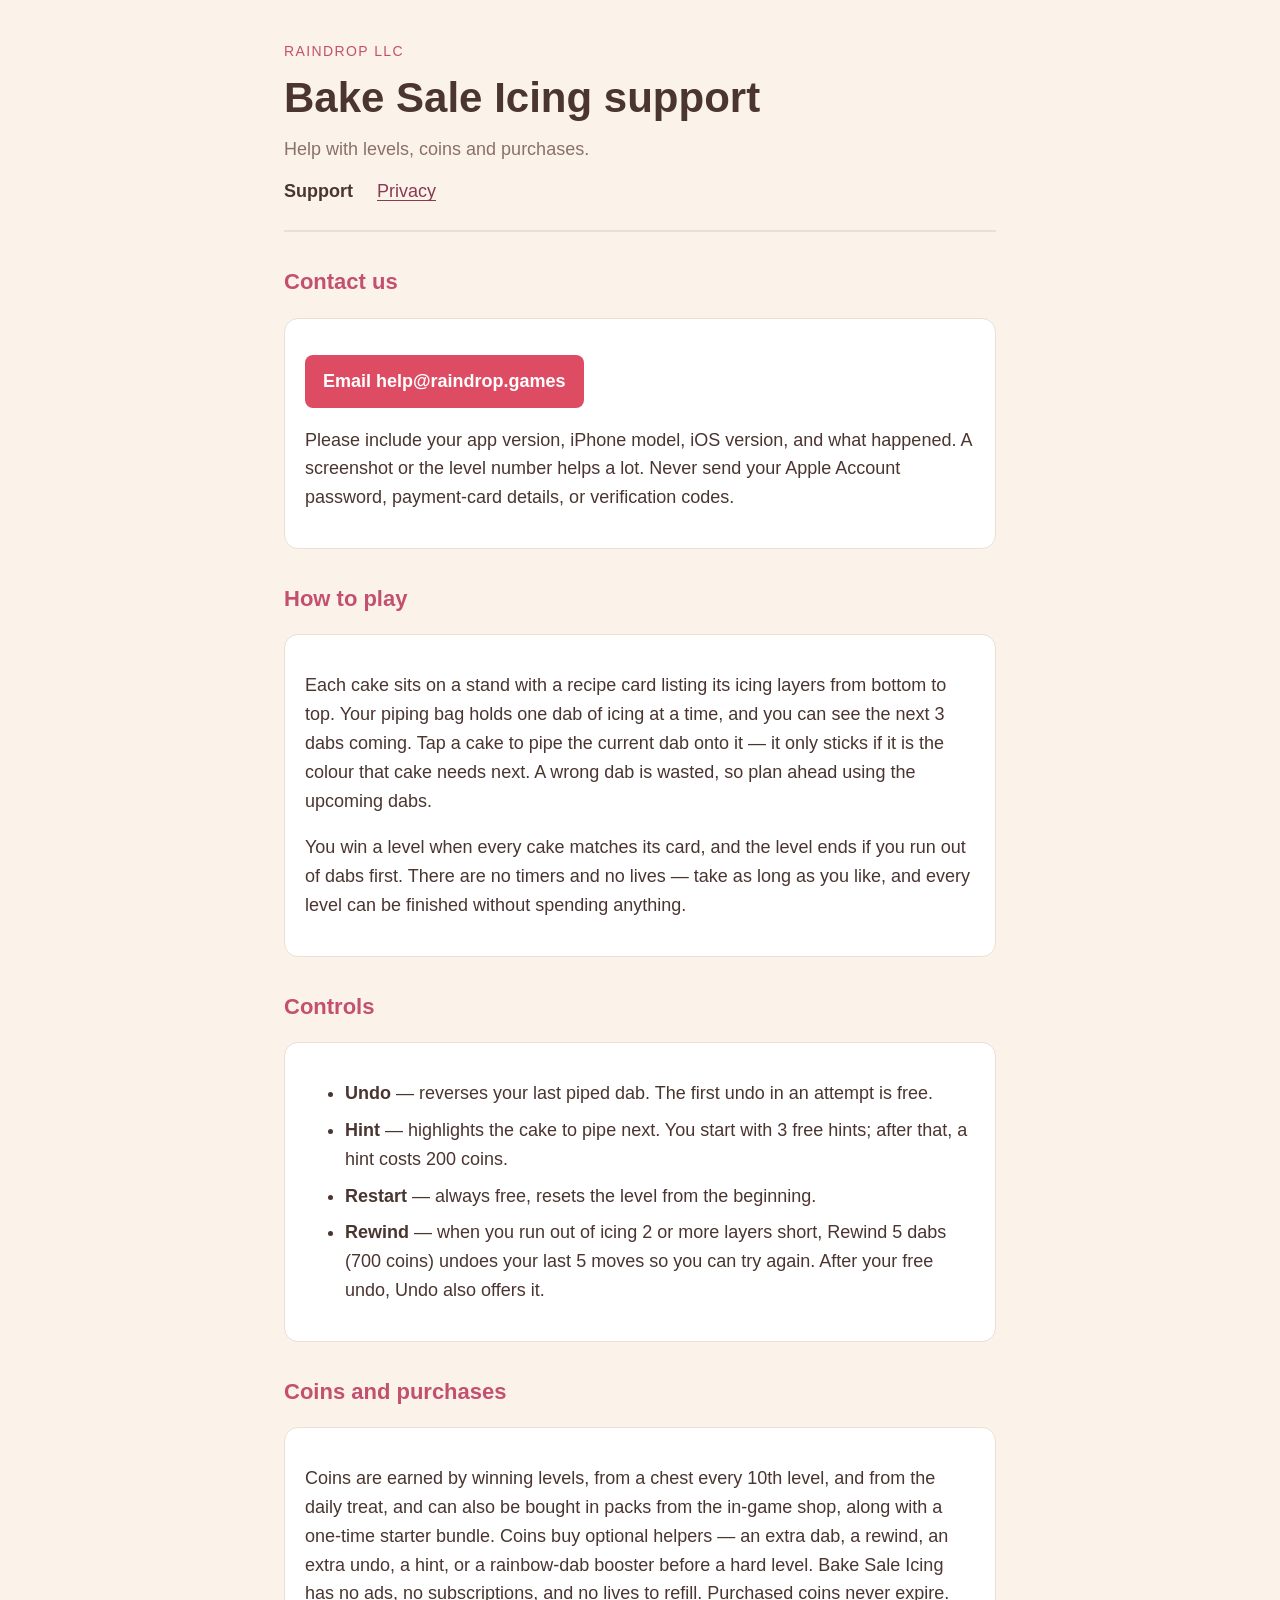
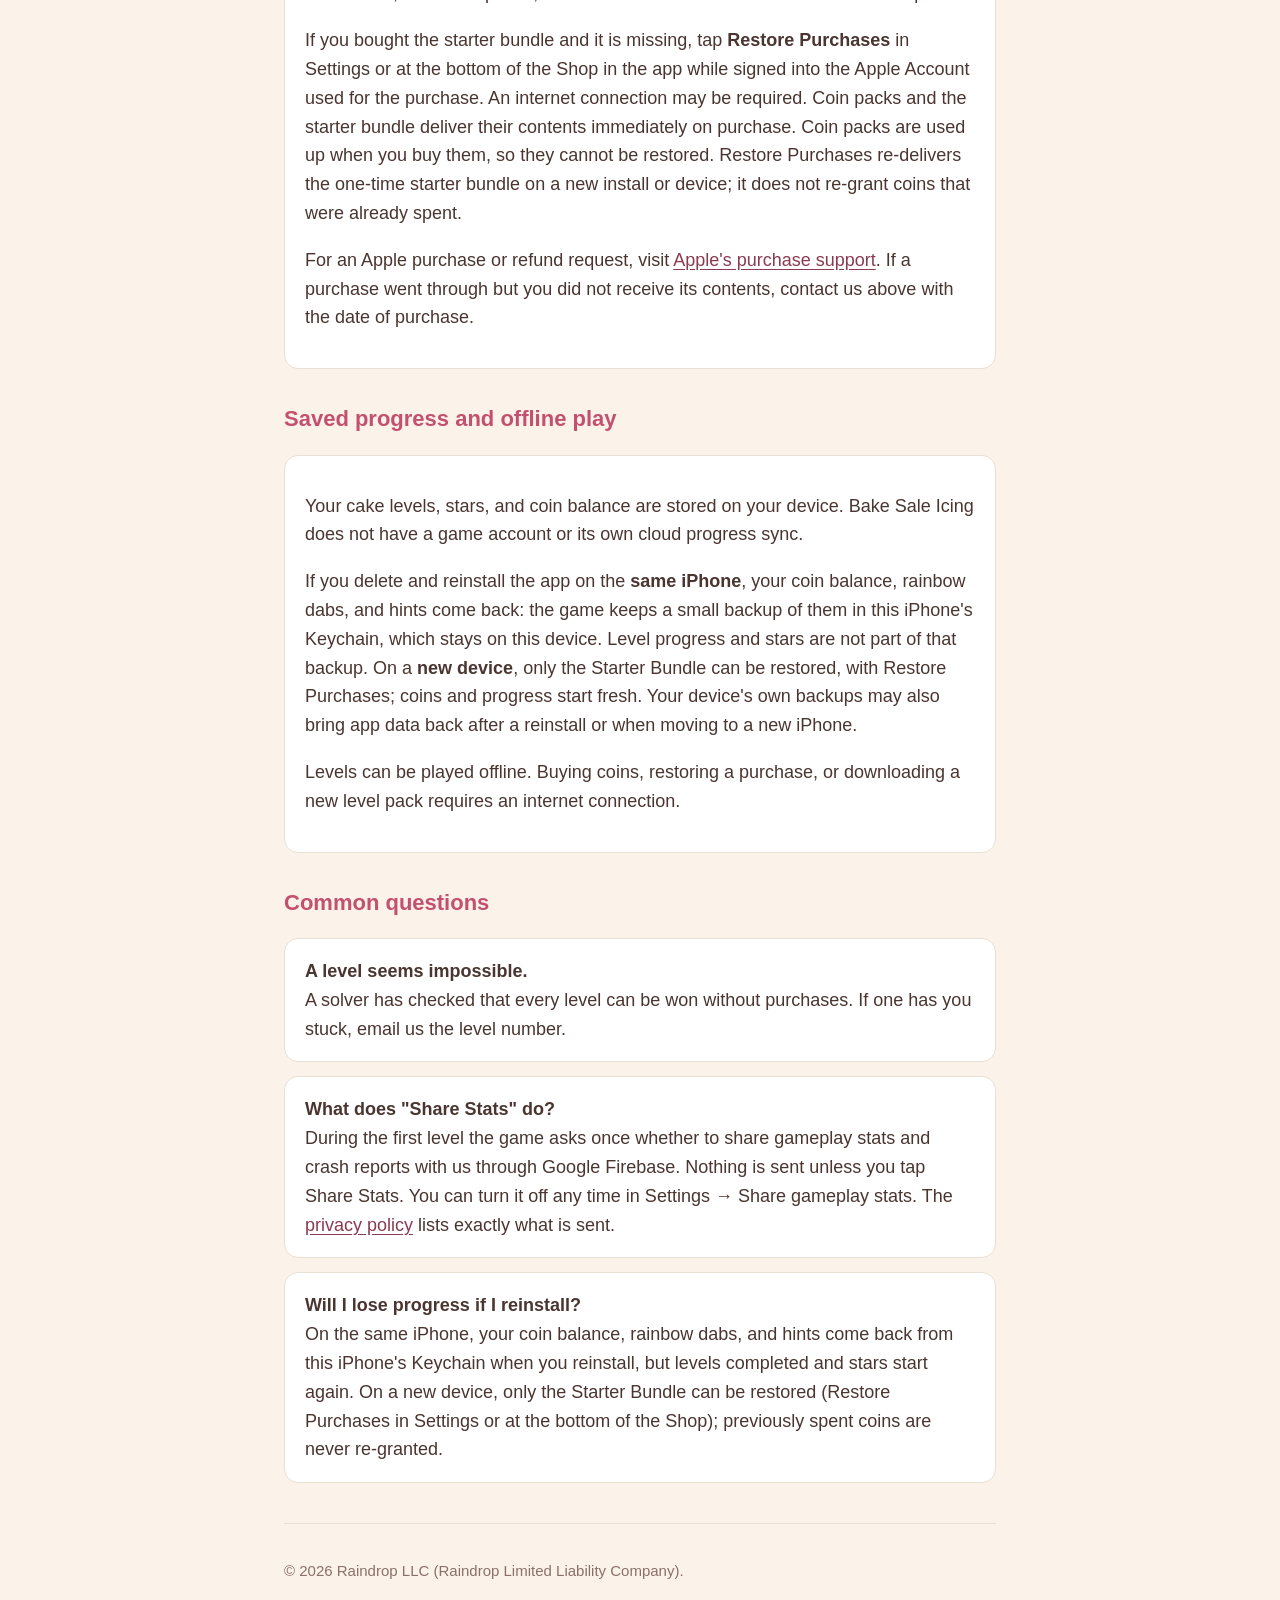
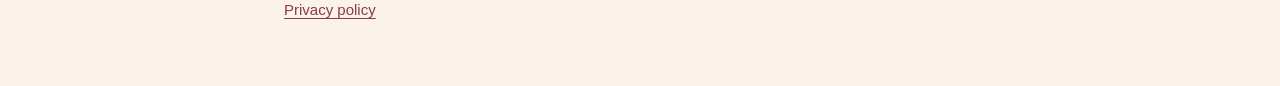
<file: index.html>
<!doctype html><html lang="en"><head><meta charset="utf-8"><meta name="viewport" content="width=device-width,initial-scale=1">
<meta name="description" content="Help and support for Bake Sale Icing by Raindrop LLC.">
<title>Bake Sale Icing — Support</title><link rel="stylesheet" href="style.css"></head><body><main>

<header>
<div class="brand">Raindrop LLC</div>
<h1>Bake Sale Icing support</h1>
<p class="sub">Help with levels, coins and purchases.</p>
<nav aria-label="Site"><a href="index.html" aria-current="page">Support</a><a href="privacy.html">Privacy</a></nav>
</header>

<h2>Contact us</h2>
<div class="card">
<p><a class="contact" href="mailto:help@raindrop.games?subject=Bake%20Sale%20Icing%20support">Email help@raindrop.games</a></p>
<p>Please include your app version, iPhone model, iOS version, and what happened. A screenshot or
the level number helps a lot. Never send your Apple Account password, payment-card details, or
verification codes.</p>
</div>

<h2>How to play</h2>
<div class="card">
<p>Each cake sits on a stand with a recipe card listing its icing layers from bottom to top. Your
piping bag holds one dab of icing at a time, and you can see the next 3 dabs coming. Tap a cake
to pipe the current dab onto it — it only sticks if it is the colour that cake needs next. A wrong
dab is wasted, so plan ahead using the upcoming dabs.</p>
<p>You win a level when every cake matches its card, and the level ends if you run out of dabs
first. There are no timers and no lives — take as long as you like, and every level can be
finished without spending anything.</p>
</div>

<h2>Controls</h2>
<div class="card">
<ul>
<li><strong>Undo</strong> — reverses your last piped dab. The first undo in an attempt is free.</li>
<li><strong>Hint</strong> — highlights the cake to pipe next. You start with 3 free hints; after that, a hint costs 200 coins.</li>
<li><strong>Restart</strong> — always free, resets the level from the beginning.</li>
<li><strong>Rewind</strong> — when you run out of icing 2 or more layers short, Rewind 5 dabs (700 coins) undoes your last 5 moves so you can try again. After your free undo, Undo also offers it.</li>
</ul>
</div>

<h2>Coins and purchases</h2>
<div class="card">
<p>Coins are earned by winning levels, from a chest every 10th level, and from the daily treat, and can also be bought in packs from
the in-game shop, along with a one-time starter bundle. Coins buy optional helpers — an extra
dab, a rewind, an extra undo, a hint, or a rainbow-dab booster before a hard level. Bake Sale Icing
has no ads, no subscriptions, and no lives to refill. Purchased coins never expire.</p>
<p>If you bought the starter bundle and it is missing, tap <strong>Restore Purchases</strong> in
Settings or at the bottom of the Shop in the app while signed into the Apple Account used
for the purchase. An internet connection may be required. Coin packs and the starter bundle
deliver their contents immediately on purchase. Coin packs are used up when you buy them, so they
cannot be restored. Restore Purchases re-delivers the one-time starter bundle on a new install or
device; it does not re-grant coins that were already spent.</p>
<p>For an Apple purchase or refund request, visit
<a href="https://reportaproblem.apple.com/">Apple's purchase support</a>. If a purchase went
through but you did not receive its contents, contact us above with the date of purchase.</p>
</div>

<h2>Saved progress and offline play</h2>
<div class="card">
<p>Your cake levels, stars, and coin balance are stored on your device. Bake Sale Icing does not
have a game account or its own cloud progress sync.</p>
<p>If you delete and reinstall the app on the <strong>same iPhone</strong>, your coin balance,
rainbow dabs, and hints come back: the game keeps a small backup of them in this iPhone's Keychain,
which stays on this device. Level progress and stars are not part of that backup. On a
<strong>new device</strong>, only the Starter Bundle can be restored, with Restore Purchases; coins
and progress start fresh. Your
device's own backups may also bring app data back after a reinstall or when moving to a new iPhone.</p>
<p>Levels can be played offline. Buying coins, restoring a purchase, or downloading a new level
pack requires an internet connection.</p>
</div>

<h2>Common questions</h2>
<div class="card">
<strong>A level seems impossible.</strong><br>
A solver has checked that every level can be won without purchases. If one has you stuck, email us
the level number.
</div>
<div class="card">
<strong>What does "Share Stats" do?</strong><br>
During the first level the game asks once whether to share gameplay stats and crash reports with us
through Google Firebase. Nothing is sent unless you tap Share Stats. You can turn it off any time in
Settings → Share gameplay stats. The <a href="privacy.html">privacy policy</a> lists exactly what is sent.
</div>
<div class="card">
<strong>Will I lose progress if I reinstall?</strong><br>
On the same iPhone, your coin balance, rainbow dabs, and hints come back from this iPhone's
Keychain when you reinstall, but levels completed and stars start again. On a new device, only the Starter Bundle can be restored (Restore Purchases in
Settings or at the bottom of the Shop); previously spent coins are never re-granted.
</div>

<footer><p>&copy; 2026 Raindrop LLC (Raindrop Limited Liability Company).</p><a href="privacy.html">Privacy policy</a></footer>
</main></body></html>
</file>
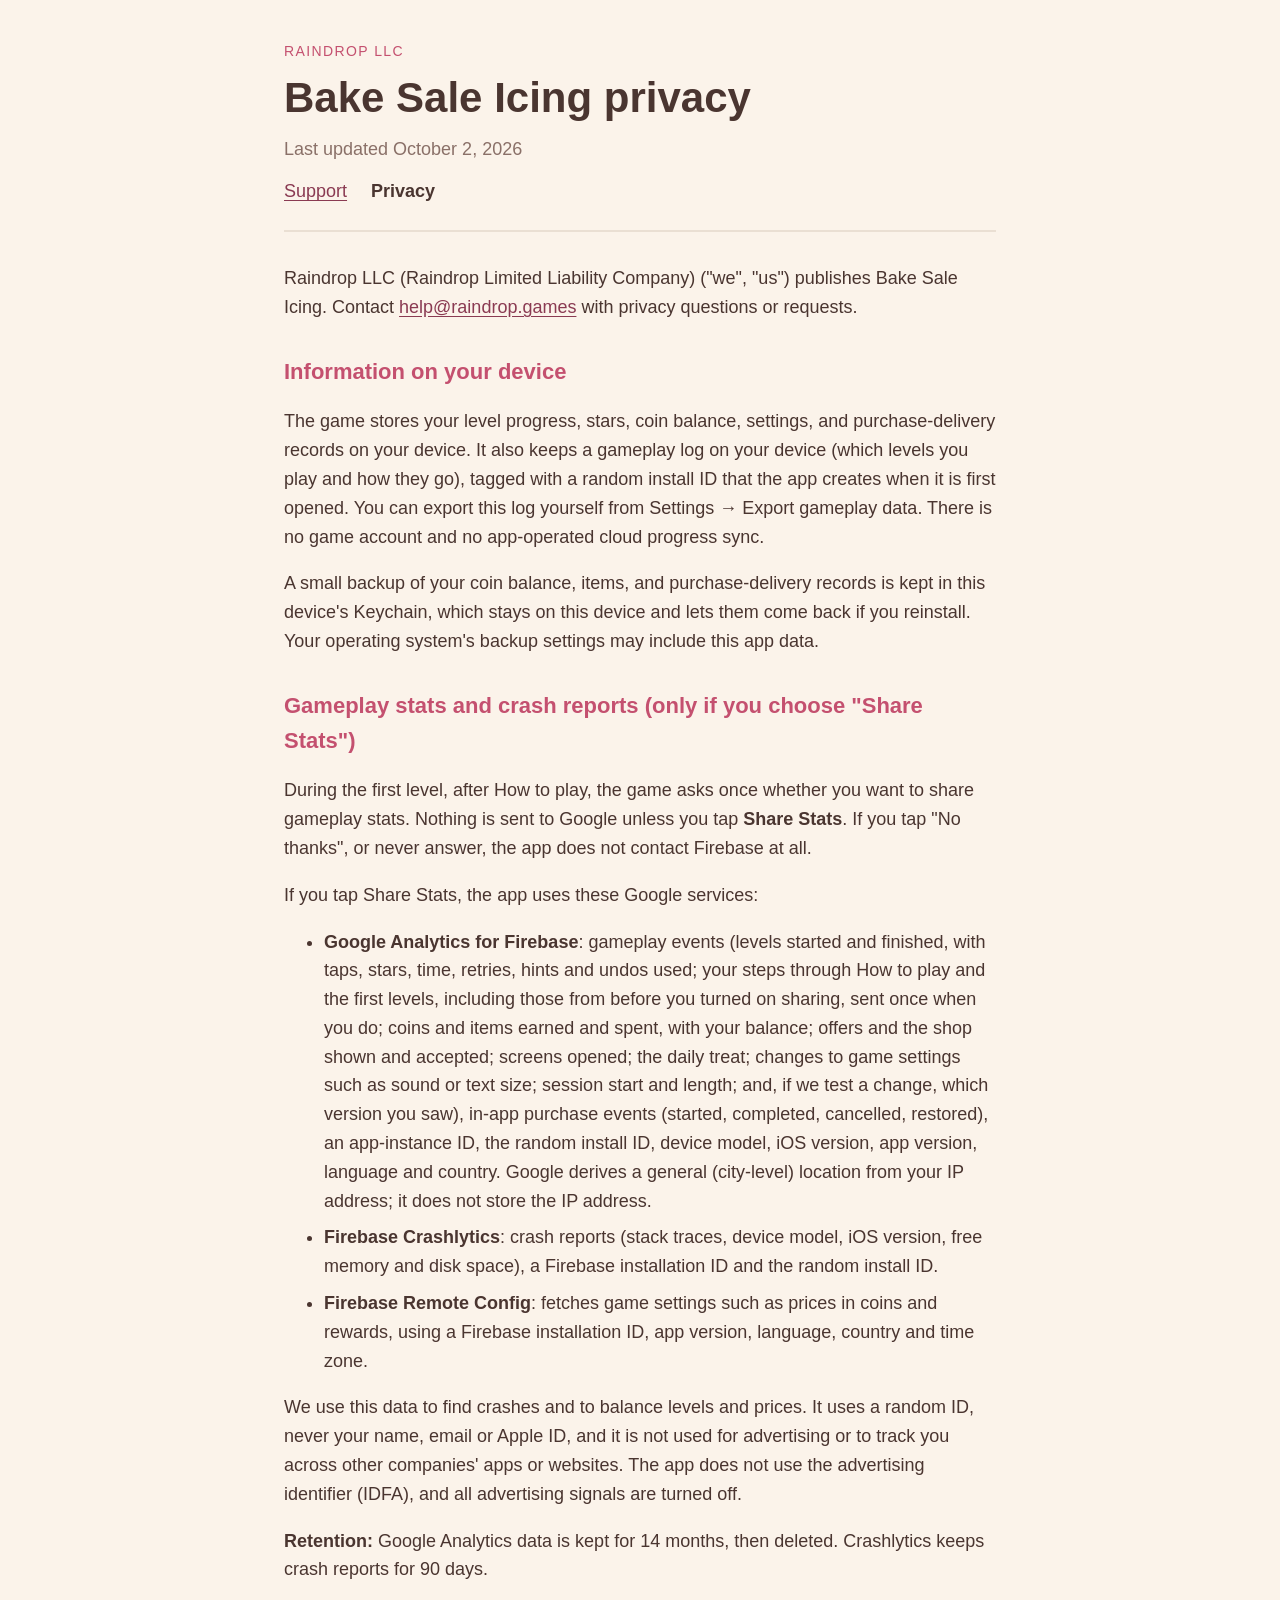
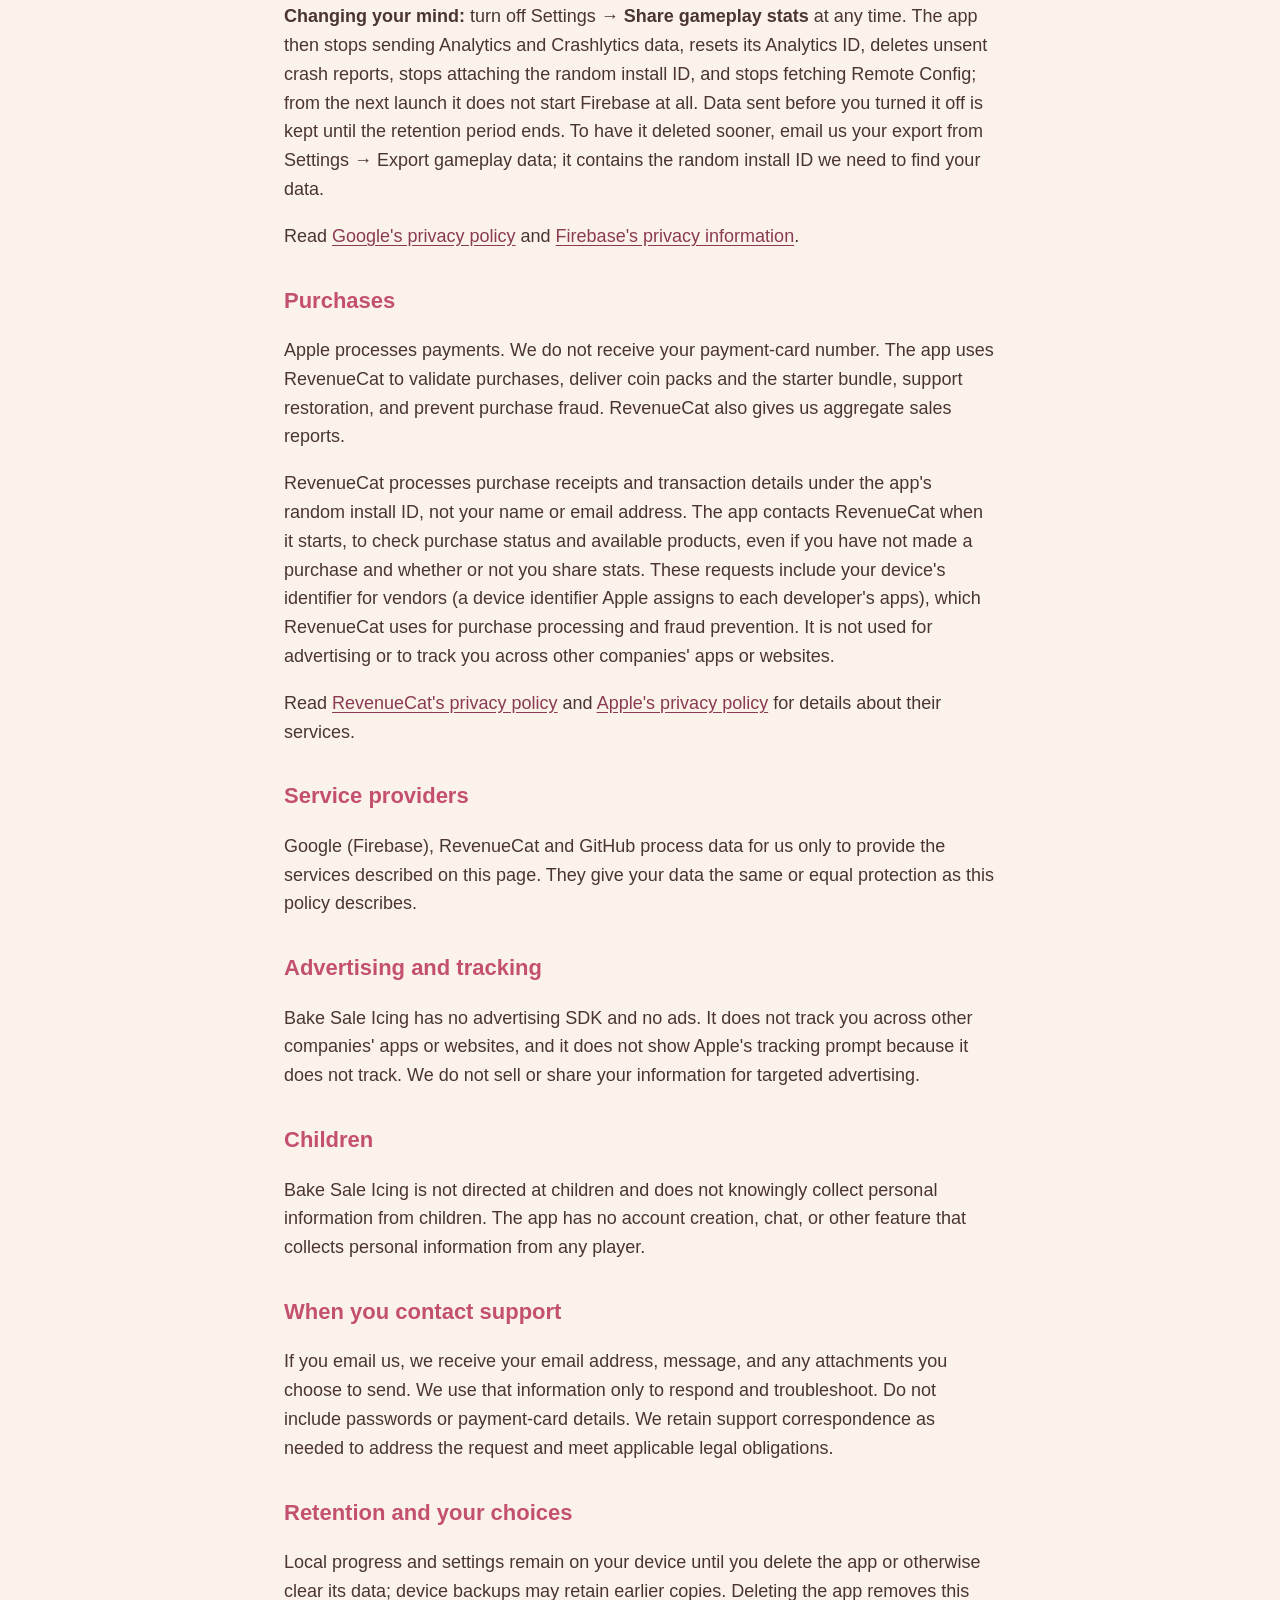
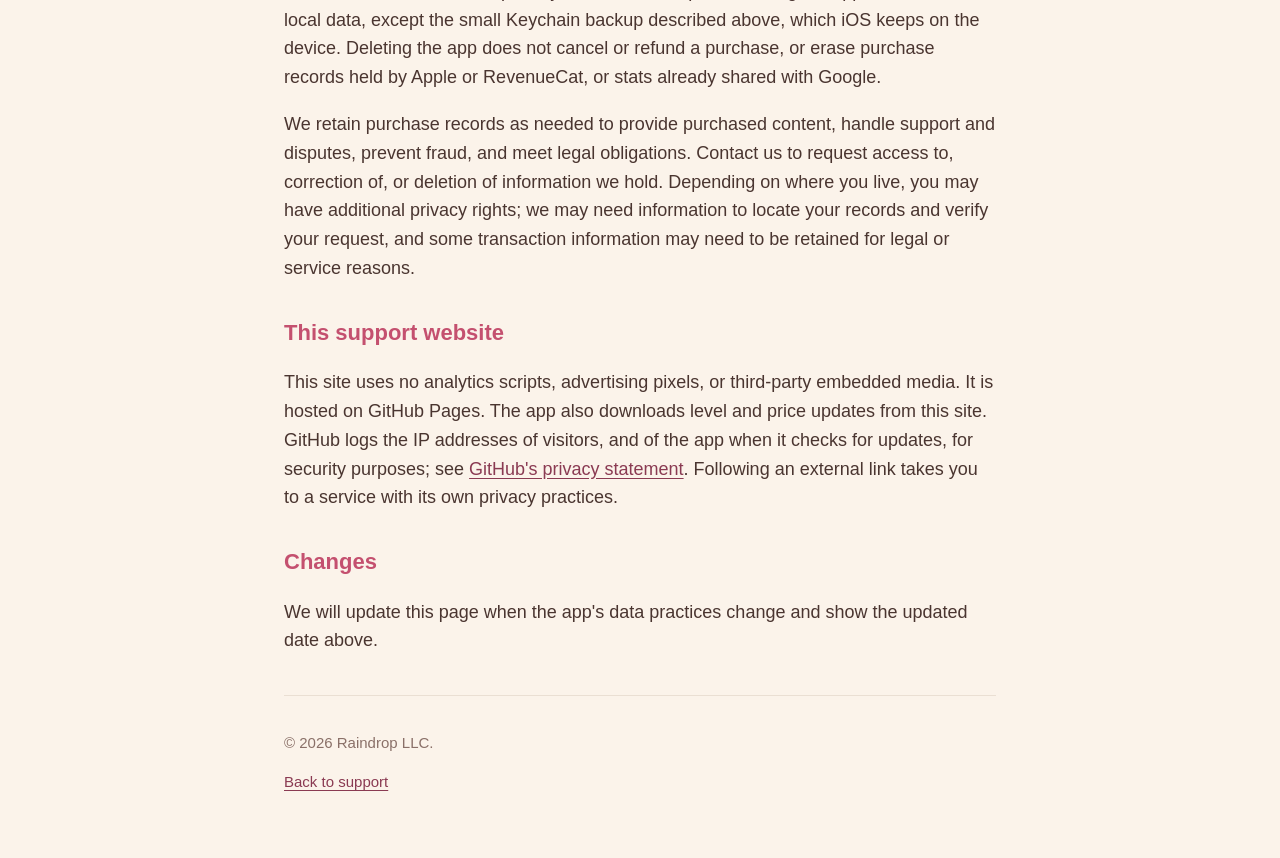
<file: privacy.html>
<!doctype html><html lang="en"><head><meta charset="utf-8"><meta name="viewport" content="width=device-width,initial-scale=1">
<meta name="description" content="How Bake Sale Icing handles local progress, purchases, optional gameplay stats, and support requests.">
<title>Bake Sale Icing — Privacy</title><link rel="stylesheet" href="style.css"></head><body><main>

<header>
<div class="brand">Raindrop LLC</div>
<h1>Bake Sale Icing privacy</h1>
<p class="sub">Last updated October 2, 2026</p>
<nav aria-label="Site"><a href="index.html">Support</a><a href="privacy.html" aria-current="page">Privacy</a></nav>
</header>

<p>Raindrop LLC (Raindrop Limited Liability Company) ("we", "us") publishes Bake Sale Icing. Contact
<a href="mailto:help@raindrop.games?subject=Bake%20Sale%20Icing%20privacy">help@raindrop.games</a>
with privacy questions or requests.</p>

<h2>Information on your device</h2>
<p>The game stores your level progress, stars, coin balance, settings, and purchase-delivery
records on your device. It also keeps a gameplay log on your device (which levels you play and how
they go), tagged with a random install ID that the app creates when it is first opened. You can
export this log yourself from Settings → Export gameplay data. There is no game account and no
app-operated cloud progress sync.</p>
<p>A small backup of your coin balance, items, and purchase-delivery records is kept in this
device's Keychain, which stays on this device and lets them come back if you reinstall. Your
operating system's backup settings may include this app data.</p>

<h2>Gameplay stats and crash reports (only if you choose "Share Stats")</h2>
<p>During the first level, after How to play, the game asks once whether you want to share gameplay stats. Nothing is
sent to Google unless you tap <strong>Share Stats</strong>. If you tap "No thanks", or never answer,
the app does not contact Firebase at all.</p>
<p>If you tap Share Stats, the app uses these Google services:</p>
<ul>
<li><strong>Google Analytics for Firebase</strong>: gameplay events (levels started and finished,
with taps, stars, time, retries, hints and undos used; your steps through How to play and the
first levels, including those from before you turned on sharing, sent once when you do; coins
and items earned and spent, with your balance; offers and the shop shown and accepted; screens
opened; the daily treat; changes to game settings such as sound or text size; session start and
length; and, if we test a change, which version you saw), in-app purchase events (started,
completed, cancelled, restored), an app-instance
ID, the random install ID, device model, iOS version, app version, language and country. Google
derives a general (city-level) location from your IP address; it does not store the IP address.</li>
<li><strong>Firebase Crashlytics</strong>: crash reports (stack traces, device model, iOS version,
free memory and disk space), a Firebase installation ID and the random install ID.</li>
<li><strong>Firebase Remote Config</strong>: fetches game settings such as prices in coins and
rewards, using a Firebase installation ID, app version, language, country and time zone.</li>
</ul>
<p>We use this data to find crashes and to balance levels and prices. It uses a random ID, never your
name, email or Apple ID, and it is not used for advertising or to track you across other companies'
apps or websites. The app does not use the advertising identifier (IDFA), and all advertising
signals are turned off.</p>
<p><strong>Retention:</strong> Google Analytics data is kept for 14 months, then deleted. Crashlytics
keeps crash reports for 90 days.</p>
<p><strong>Changing your mind:</strong> turn off Settings → <strong>Share gameplay stats</strong> at
any time. The app then stops sending Analytics and Crashlytics data, resets its Analytics ID,
deletes unsent crash reports, stops attaching the random install ID, and stops fetching Remote Config;
from the next launch it does not start Firebase at all. Data sent before you turned it off is
kept until the retention period ends. To have it deleted sooner, email us your export from
Settings → Export gameplay data; it contains the random install ID we need to find your data.</p>
<p>Read <a href="https://policies.google.com/privacy">Google's privacy policy</a> and
<a href="https://firebase.google.com/support/privacy">Firebase's privacy information</a>.</p>

<h2>Purchases</h2>
<p>Apple processes payments. We do not receive your payment-card number. The app uses RevenueCat
to validate purchases, deliver coin packs and the starter bundle, support restoration, and prevent
purchase fraud. RevenueCat also gives us aggregate sales reports.</p>
<p>RevenueCat processes purchase receipts and transaction details under the app's random install
ID, not your name or email address. The app contacts RevenueCat when it starts, to check purchase
status and available products, even if you have not made a purchase and whether or not you share
stats. These requests include your device's identifier for vendors (a device identifier Apple
assigns to each developer's apps), which RevenueCat uses for purchase processing and fraud
prevention. It is not used for advertising or to track you across other companies' apps or
websites.</p>
<p>Read <a href="https://www.revenuecat.com/privacy">RevenueCat's privacy policy</a> and
<a href="https://www.apple.com/legal/privacy/">Apple's privacy policy</a> for details about their
services.</p>

<h2>Service providers</h2>
<p>Google (Firebase), RevenueCat and GitHub process data for us only to provide the services
described on this page. They give your data the same or equal protection as this policy
describes.</p>

<h2>Advertising and tracking</h2>
<p>Bake Sale Icing has no advertising SDK and no ads. It does not track you across other
companies' apps or websites, and it does not show Apple's tracking prompt because it does not
track. We do not sell or share your information for targeted advertising.</p>

<h2>Children</h2>
<p>Bake Sale Icing is not directed at children and does not knowingly collect personal information
from children. The app has no account creation, chat, or other feature that collects personal
information from any player.</p>

<h2>When you contact support</h2>
<p>If you email us, we receive your email address, message, and any attachments you choose to
send. We use that information only to respond and troubleshoot. Do not include passwords or
payment-card details. We retain support correspondence as needed to address the request and meet
applicable legal obligations.</p>

<h2>Retention and your choices</h2>
<p>Local progress and settings remain on your device until you delete the app or otherwise clear
its data; device backups may retain earlier copies. Deleting the app removes this local data, except
the small Keychain backup described above, which iOS keeps on the device. Deleting the app does not
cancel or refund a purchase, or erase purchase records held by Apple or RevenueCat, or stats already
shared with Google.</p>
<p>We retain purchase records as needed to provide purchased content, handle support and disputes,
prevent fraud, and meet legal obligations. Contact us to request access to, correction of, or
deletion of information we hold. Depending on where you live, you may have additional privacy
rights; we may need information to locate your records and verify your request, and some
transaction information may need to be retained for legal or service reasons.</p>

<h2>This support website</h2>
<p>This site uses no analytics scripts, advertising pixels, or third-party embedded media. It is
hosted on GitHub Pages. The app also downloads level and price updates from this site. GitHub logs
the IP addresses of visitors, and of the app when it checks for updates, for security purposes; see
<a href="https://docs.github.com/en/site-policy/privacy-policies/github-general-privacy-statement">GitHub's privacy statement</a>.
Following an external link takes you to a service with its own privacy practices.</p>

<h2>Changes</h2>
<p>We will update this page when the app's data practices change and show the updated date above.</p>

<footer><p>&copy; 2026 Raindrop LLC.</p><a href="index.html">Back to support</a></footer>
</main></body></html>
</file>
<file: style.css>
:root{color-scheme:light;--ink:#4A3530;--mut:#8A7068;--paper:#FBF3EA;--accent:#C4506F;--accent-btn:#DE4C64;--gold:#F2B632}
*{box-sizing:border-box}
body{margin:0;background:var(--paper);color:var(--ink);font:18px/1.6 -apple-system,BlinkMacSystemFont,"Segoe UI",Roboto,sans-serif}
main{max-width:760px;margin:auto;padding:40px 24px 64px}
header{border-bottom:2px solid #EADFD3;padding-bottom:24px;margin-bottom:32px}
.brand{font-size:14px;letter-spacing:.1em;text-transform:uppercase;color:var(--accent)}
h1{font-size:clamp(30px,7vw,42px);line-height:1.15;margin:12px 0}
h2{font-size:22px;margin-top:32px;color:var(--accent)}
a{color:#8a3a52;text-underline-offset:3px}
a:focus-visible{outline:3px solid var(--gold);outline-offset:4px}
.card{background:#fff;border:1.5px solid #EADFD3;border-radius:14px;padding:18px 20px;margin:14px 0}
.contact{display:inline-block;background:var(--accent-btn);color:white;padding:12px 18px;border-radius:8px;font-weight:650;text-decoration:none}
.contact:focus-visible,.contact:hover{background:#c43d55}
footer{border-top:1px solid #EADFD3;margin-top:40px;padding-top:20px;font-size:15px;color:var(--mut)}
li{margin:8px 0}
nav{display:flex;gap:24px;flex-wrap:wrap;margin-top:14px}
nav a[aria-current]{color:var(--ink);font-weight:650;text-decoration:none}
small{font-size:14px}
p.sub{color:var(--mut);margin:4px 0 0}
</file>
